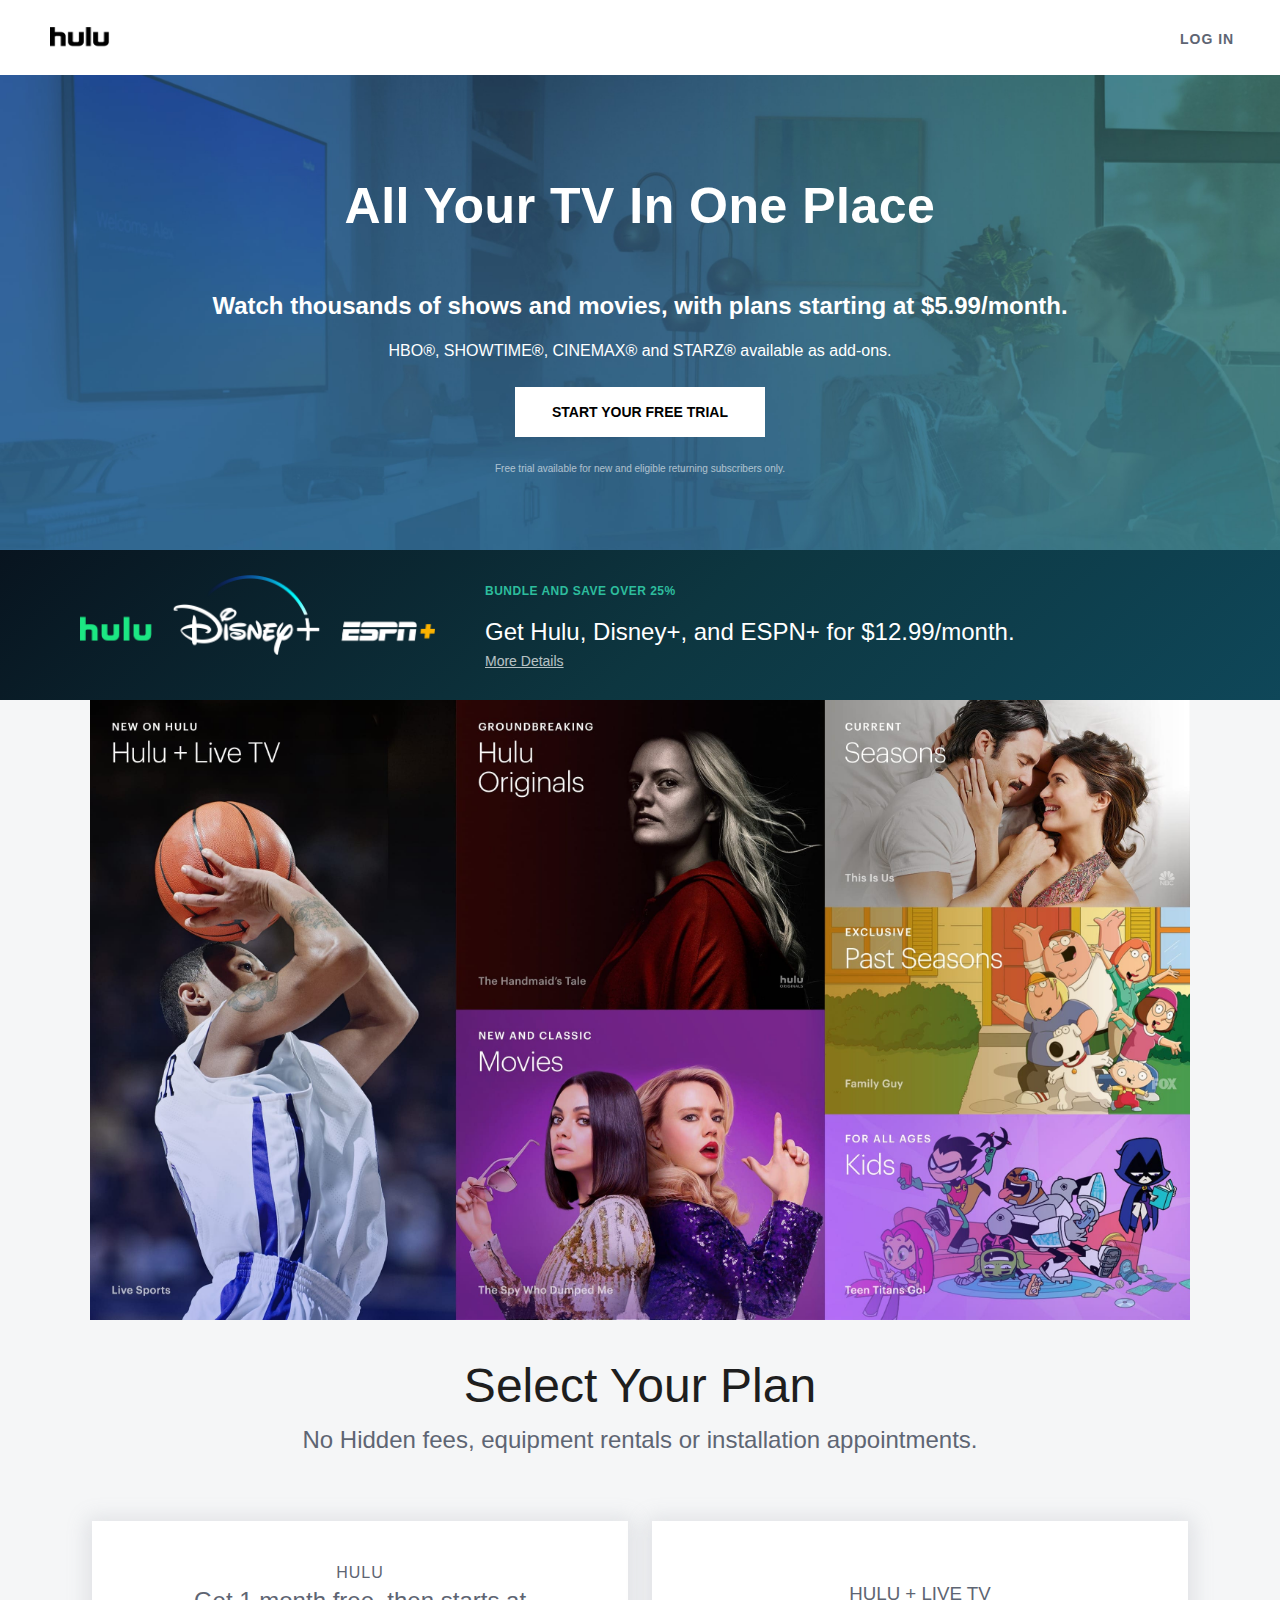
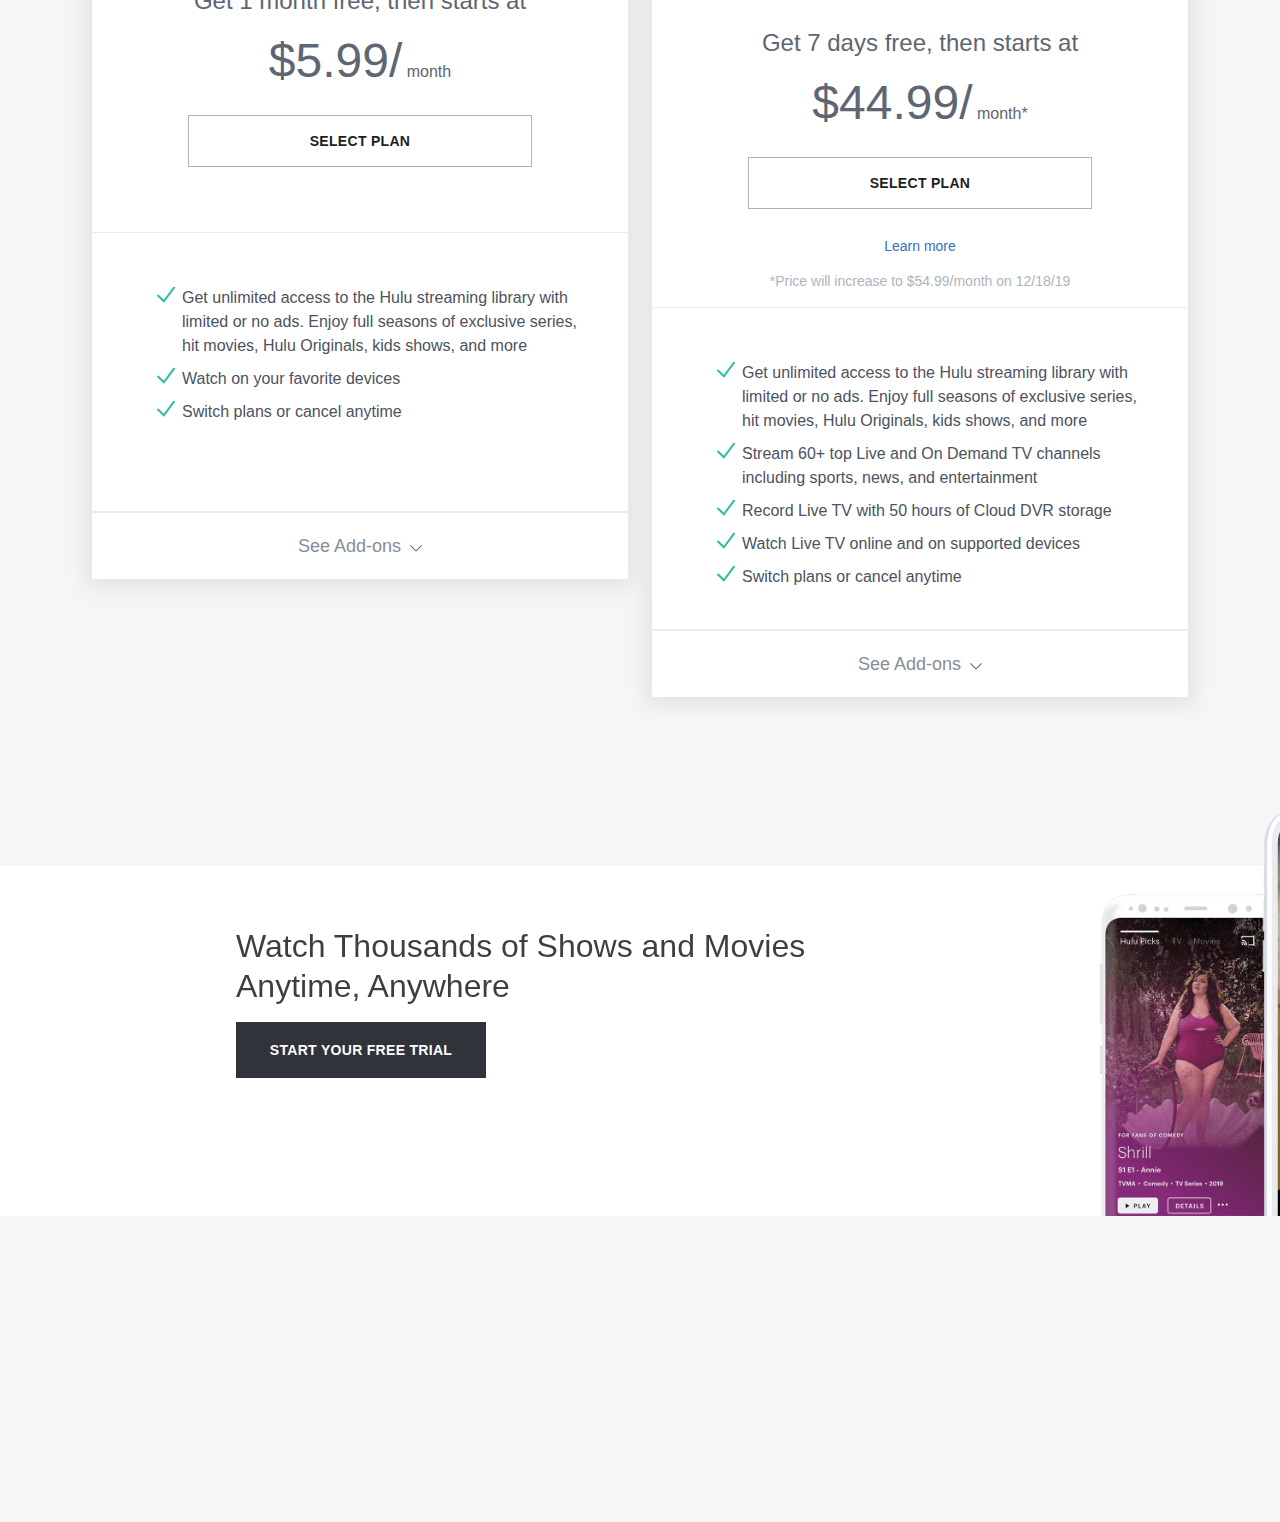
<file: index.html>
<!DOCTYPE html>
<html lang="en">
  <head>
    <meta charset="UTF-8" />
    <meta name="viewport" content="width=device-width, initial-scale=1.0" />
    <meta http-equiv="X-UA-Compatible" content="ie=edge" />
    <title>Hulu Welcome</title>
    <link rel="stylesheet" href="styles.css" />
  </head>
  <body>

    <!-- Navbar + image -->

    <div id="navbar-container">
      <img src="./assets/hulu-2 (1).png" id="hulu-navbar-logo" />
      <div id="login-button-container">
          <button id="login">
            <a href="#" target="_blank">LOG IN</a>
          </button>
        </div>
    </div>

    <div id="heading-text-section">
        <div id="initial-img">
            <h1 id="heading-subtext-1">All Your TV In One Place</h1>
            <h2>Watch thousands of shows and movies, with plans starting at $5.99/month.</h2>
            <p id="add-ons">HBO®, SHOWTIME®, CINEMAX® and STARZ® available as add-ons.</p>
            <div id="initial-button-wrapper">
              <button id="initial-button"><a href="#" target="_blank">START YOUR FREE TRIAL</a></button>
            </div>
            <p id="legal-text">Free trial available for new and eligible returning subscribers only.</p>
        </div>
    </div>

      <!-- Ribbon Section -->

      <div class="flex-container" id="ribbon">
        <div id="logo-container">
          <img
            id="logos"
            src="./assets/D+_Logo_0_1_2.png"
            height="80px"
            width="355px"
          />
        </div>

        <div id="ribbon-text-section">
          <p id="bundle">BUNDLE AND SAVE OVER 25%</p>
          <span id="ribbon-text"
            >Get Hulu, Disney+, and ESPN+ for $12.99/month.</span
          >
          <a id="more-details" href="#" target="#">More Details</a>
          <div id="buy-now-section">
            <div id="buy-now-button-container">
              <button id="buy-now-button">
                <a href="#" target="_blank" id="buy-now-anchor">BUY NOW</a>
              </button>
            </div>
            <a id="terms-apply" href="#" target="#">Terms Apply</a>
          </div>
        </div>
      </div>

      <!-- Large Image Section-->

      <div id="ribbon-flex">
        <img id="second-img" src="./assets/Welcome-ContentBlock-Desktop.jpg" />
      </div>

      <!-- Plan Selection area -->

      <div id="plan-container">
        <h2 id="#plan-container-htwo">Select Your Plan</h2>
        <p id="plan-paragraph">
          No Hidden fees, equipment rentals or installation appointments.
        </p>
      </div>

      <div id="plan-selection">
        <div class="plan-card" id="plan-card-1">
          <header class="card-header">
            <h3 id="hulu" class="card-txt">hulu</h3>
            <p id="card1-trial" class="card-txt">
              Get 1 month free, then starts at
            </p>
            <div id="plan-card-price-line">
              <div id="price1" class="card-txt">$5.99/</div>
              <p id="month" class="card-txt">month</p>
            </div>
            <div class="select-plan-button-wrapper">
              <button class="select-plan-button">
                <a href="#" target="_blank">SELECT PLAN</a>
              </button>
            </div>
            <hr />
          </header>
          <section class="plan-selection-body">
            <ul>
              <li class="plan-selection-body-list">
                Get unlimited access to the Hulu streaming library with limited
                or no ads. Enjoy full seasons of exclusive series, hit movies,
                Hulu Originals, kids shows, and more
              </li>
              <li class="plan-selection-body-list">
                Watch on your favorite devices
              </li>
              <li class="plan-selection-body-list">
                Switch plans or cancel anytime
              </li>
            </ul>
          </section>
          <div id="see-add-ons" class="card-txt">
            <a href="#" target="_blank">
              See Add-ons
              <img
                src="./assets/arrow-caret.svg"
                style="padding-left: 4px;"
                class="card-txt"
              />
            </a>
          </div>
        </div>

        <div class="plan-card" id="plan-card-2">
          <header class="card-header">
            <h3 id="Hulu" class="card-txt">HULU + LIVE TV</h3>
            <p id="card1-trial" class="card-txt">
              Get 7 days free, then starts at
            </p>
            <div id="plan-card-price-line">
              <div id="price1" class="card-txt">$44.99/</div>
              <p id="month" class="card-txt">month*</p>
            </div>
            <div class="select-plan-button-wrapper">
              <button class="select-plan-button">
                <a href="#" target="blank">SELECT PLAN</a>
              </button>
            </div>
            <div id="learn-more-section" class="card-txt">
              <a id="learn-more" href="#" target="blank">Learn more</a>
              <br />
              <p id="learn-more-txt">
                *Price will increase to $54.99/month on 12/18/19
              </p>
            </div>
            <hr />
          </header>
          <section class="plan-selection-body">
            <ul>
              <li class="plan-selection-body-list">
                Get unlimited access to the Hulu streaming library with limited
                or no ads. Enjoy full seasons of exclusive series, hit movies,
                Hulu Originals, kids shows, and more
              </li>
              <li class="plan-selection-body-list">
                Stream 60+ top Live and On Demand TV channels including sports,
                news, and entertainment
              </li>
              <li class="plan-selection-body-list">
                Record Live TV with 50 hours of Cloud DVR storage
              </li>
              <li class="plan-selection-body-list">
                Watch Live TV online and on supported devices
              </li>
              <li class="plan-selection-body-list">
                Switch plans or cancel anytime
              </li>
            </ul>
          </section>
          <div id="see-add-ons" class="card-txt">
            <a href="#" target="blank">
              See Add-ons
              <img
                src="./assets/arrow-caret.svg"
                style="padding-left: 4px;"
                class="card-txt"
              />
            </a>
          </div>
        </div>
      </div>

      <!-- Free Trial area and Phone Img-->

      <div id="free-trial">
        <div id="third-img"></div>
        <div id="free-trial-headline">
          <p id="watch-thousands">
            Watch Thousands of Shows and Movies Anytime, Anywhere
          </p>
          <div id="free-trial-button-container">
            <div id="free-trial-button-wrapper">
              <button id="free-trial-button">
                <a href="#" target="_blank">START YOUR FREE TRIAL</a>
              </button>
            </div>
          </div>
        </div>
      </div>
      <!--Footer Section-->

      <footer id="footer"></footer>
    </div>
  </body>
</html>
</file>
<file: styles.css>
/*--------- Default Settings --------------- */
body {
  margin: 0px;
  font-family: Helvetica, Arial, sans-serif;
  background-color: #f5f6f7;
  font-size: 1rem;
  font-weight: 400;
  line-height: 1.5;
  color: #292b2c;
  margin: 0px;
  height: 100%;
}

a {
  color: unset;
  text-decoration: unset;
  display: block;
}

button {
  padding: 0 0 0 0;
}

.nav-wrapper {
  display: flex;
  flex-flow: row wrap;
}

.flex-container {
  display: flex;
}

/* --------- Header Section, Navbar + image */

#navbar-container {
  display: flex;
  width: 100%;
  height: 75px;
  justify-content: space-between;
  z-index: 1;
  position: fixed;
  background-color: white;
}

#hulu-navbar-logo {
  width: 60px;
  height: 50px;
  position: relative;
  margin-left: 50px;
  margin-top: 12px;
}

#login {
  letter-spacing: 1px;
  padding: 23px 0 17px;
  margin: 4px 0px;
  display: block;
  text-transform: uppercase;
  cursor: pointer;
  font-size: 14px;
  font-weight: 600;
  background: none;
  border: none;
  color: #5e6573;
}

#login-button-container {
  display: flex;
  height: 55px;
  min-width: 100px;
  margin-top: 4px;
}

#initial-img {
  width: 100%;
  height: 550px;
  background-image: url("./assets/1600-lifestyle-background@2x_1.jpg");
  background-size: cover; /* or contain depending on what you want */
  background-position: center center;
  background-repeat: no-repeat;
  margin: auto;
  z-index: 0;
}

#heading-text-section {
  width: 100%;
  height: 550px;
  position: relative;
  display: flex;
  flex-direction: column;
  color: white;
  justify-content: center;
  line-height: 1.3;
  text-align: center;
}

#heading-subtext-1 {
  padding-top: 0px;
  font-size: 50px;
  height: 80px;
  line-height: 32px;
  font-weight: 0;
  letter-spacing: 0.5px;
  position: relative;
  font-family: sArial, Helvetica, sans-serif;
  margin-top: 190px;
  margin-bottom: 0px;
}

#heading-subtext-2 {
  position: relative;
  font-size: 24px;
}

#heading-subtext-3 {
  font-size: 16px;
  margin-top: 20px;
  position: relative;
}

#legal-text {
  font-size: 10px;
  opacity: 0.6;
}

#initial-button-wrapper {
  width: 250px;
  height: 50px;
  background-color: white;
  margin: auto;
  margin-top: 25px;
  margin-bottom: 25px;
  display: flex;
}

#initial-button {
  border: none;
  background: none;
  cursor: pointer;
  margin: auto;
  font-size: 14px;
  font-weight: 600;
}

#initial-button-wrapper:hover,
#initial-button-wrapper:focus {
  transition: all 0.2s ease-in-out;
  box-shadow: 0 2px 2px 2px rgba(134, 141, 155, 0.2);
  transform: translateY(-0.15em);
}

/* ---------- Ribbon Section ------------ */

#ribbon-flex {
  display: flex;
  justify-content: center;
  flex-flow: row wrap;
}

#ribbon {
  display: flex;
  height: 100px;
  width: 100%;
  background: linear-gradient(
    318.68deg,
    #0f495c 0%,
    #0d3640 49.72%,
    #08141f 100%
  );
  padding: 25px 40px;
}

#logo-container {
  display: flex;
  flex-wrap: wrap;
  max-height: 80px;
  min-width: 0px;
}

#logos {
  /* width: 355px;
  height: 80px;
  background-image: url("/assets/D+_Logo_0_1_2.png");
  background-size: cover;
  background-position: center center;
  background-repeat: no-repeat;
  padding: 0; */
  left: 40px;
  position: relative;
}

@media (max-width: 1024px) {
  #logos {
    max-width: 200px;
  }
}

#ribbon-text-section {
  display: flex;
  max-height: 98px;
  max-width: 750px;
  align-items: flex-start;
  justify-content: flex-start;
  padding: 0 8px 0 30px;
  margin-left: 60px;
  flex-flow: column wrap;
}

#bundle {
  height: 21px;
  color: #2dbd9d;
  font-size: 12px;
  font-weight: 600;
  letter-spacing: 0.5px;
  line-height: 13px;
  padding-bottom: 8px;
  margin: 10px 0 0 0;
}

#more-details {
  color: #ffffff;
  opacity: 0.7;
  font-size: 14px;
  line-height: 15px;
  text-decoration: underline;
  padding: 15px 0 0 0;
}

#buy-now-section {
  display: flex;
  position: relative;
  height: 115px;
  width: 570px;
  flex-flow: column wrap;
  justify-content: flex-end;
  align-items: flex-end;
}

#buy-now-button-container {
  position: relative;
  min-width: 114px;
  height: 58px;
  display: flex;
}

#buy-now-button {
  height: 58px;
  background: transparent;
  border: 2px solid #ffffff;
  color: #ffffff;
  display: flex;
  /* padding: 0px 20px; */
  min-width: 114px;
  font-size: 14px;
  font-weight: bolder;
  cursor: pointer;
}

#buy-now-button:hover,
#buy-now-button:focus {
  transition: all 0.2s ease-in-out;
  transform: translateY(-0.15em);
}

#buy-now-anchor {
  height: 100%;
  width: 100%;
  display: block;
}

#terms-apply {
  font-size: 10px;
  color: white;
  opacity: 0.7;
  height: 20px;
  align-self: flex-end;
  text-decoration: underline;
  padding: 2px 28px 0 0;
}

#ribbon-text {
  font-size: 24px;
  color: white;
  height: 25px;
  max-width: 550px;
}

/* --------- Large Image Section --------- */

#second-img {
  flex-shrink: 0;
  max-width: 86%;
  height: auto;
  /* background-size: cover; */
}

/*--------- Plan Selection Section */

#plan-container {
  padding-top: 40px;
  display: flex;
  width: 100%;
  height: 92px;
  justify-content: center;
  align-items: center;
  flex-flow: column wrap;
}

#plan-container h2 {
  height: 52px;
  width: 100%;
  margin: 0 0 16px;
  font-size: 48px;
  font-weight: 300;
  line-height: 52px;
  color: #1e1e1e;
  font-stretch: normal;
  text-align: center;
}

#plan-container p {
  text-align: center;
  height: 24px;
  width: 100%;
  margin: 0 auto;
  font-size: 1.5rem;
  font-weight: 400;
  font-stretch: normal;
  line-height: 24px;
  color: #5e6573;
}

#plan-selection {
  display: flex;
  height: 914px;
  width: 100%;
  align-content: center;
  justify-content: center;
  flex-flow: row wrap;
}

.plan-card {
  flex: 1 1 0;
  position: relative;
  margin: 12px;
  padding: 40px 0px 48px;
  max-width: 536px;
  background-color: white;
  box-shadow: 0 2px 20px 5px rgba(134, 141, 155, 0.2);
}

.plan-card:hover,
.plan-card:focus {
  transition: all 0.2s ease-in-out;
  box-shadow: 0 10px 10px 10px rgba(134, 141, 155, 0.2);
  transform: translateY(-1em);
  border-top: green 3px solid;
}

.plan-card:hover .select-plan-button {
  background-color: #232323;
  color: white;
  border: none;
  text-decoration: none;
  display: block;
  cursor: pointer;
}

.plan-card:focus .select-plan-button {
  background-color: #232323;
  color: white;
  border: none;
  text-decoration: none;
  display: block;
  cursor: pointer;
}

#plan-card-1 {
  max-height: 570px;
}

#plan-card-2 {
  max-height: 750px;
}

.card-header {
  text-align: center;
  justify-content: space-between;
}

#hulu {
  display: inline-block;
  font-size: 16px;
  font-weight: bolder;
  letter-spacing: 1px;
  color: #5e6573;
  margin: 0;
  font-weight: lighter;
  text-transform: uppercase;
}

.card-txt {
  color: #5e6573;
  font-weight: 300;
}

#card1-trial {
  margin: 0 0 8px;
  font-size: 24px;
  font-stretch: normal;
  line-height: 32px;
}

#plan-card-price-line {
  display: block;
}

#price1 {
  font-size: 48px;
  display: inline-block;
}

#month {
  font-size: 16px;
  display: inline-block;
  margin: 0 0 16px;
}

.select-plan-button-wrapper {
  text-align: center;
  margin: 15px auto 0;
  width: 100%;
  max-width: 344px;
  transform: translateY(0);
  transition: box-shadow 0.2s ease, transform 0.1s ease;
  margin-bottom: 65px;
}

.select-plan-button {
  font-size: 14px;
  letter-spacing: 0.3px;
  font-weight: bolder;
  font-family: Arial, Helvetica, sans-serif;
  box-shadow: 0 0 0 rgba(0, 0, 0, 0);
  transform: translateY(0);
  transition: box-shadow 0.2s ease, transform 0.1s ease;
  border: 1.5px solid #aeb4bf;
  color: #1e1e1e;
  background: transparent;
  width: 100%;
  padding: 17px 0px 17px 0px;
}

.select-plan-button:hover {
  background-color: #232323;
  color: white;
  box-shadow: 5px 5px 5px 5px rgba(0, 0, 0, 0);
  transform: translateY(-0.2em);
  transition: box-shadow 0.2s ease, transform 0.1s ease;
}

.plan-selection-body {
  max-height: 401px;
  display: flex;
  align-content: center;
  padding: 32px 50px;
  position: relative;
}

.plan-selection-body-list {
  list-style: url(./assets/icon_green_check.svg);
  padding: 12px 0px;
  color: #4c5260;
  margin-top: -15px;
}

#learn-more-section {
  display: flex;
  width: 100%;
  height: 70px;
  justify-content: center;
  margin-top: -45px;
  flex-flow: column wrap;
  text-align: center;
}

#learn-more {
  color: #3370bb;
  font-size: 14px;
  width: 100%;
  margin-bottom: -10px;
}

#learn-more-txt {
  width: 100%;
  margin: 0px;
  text-align: center;
  font-size: 14px;
  color: #aeb4bf;
}

hr {
  border: none;
  background-color: #ebedf2;
  color: #ebedf2;
  height: 1px;
}

#see-add-ons {
  font-size: 18px;
  font-weight: 400;
  font-stretch: normal;
  color: #868d9b;
  line-height: 18px;
  position: absolute;
  bottom: 0;
  height: 66px;
  width: 100%;
  margin: 0 auto 0;
  left: 0;
  right: 0;
  border-top: 2px solid #ebedf2;
  display: flex;
  align-items: center;
  justify-content: center;
}

/*--------- Free Trial Section --------- */

#free-trial {
  display: flex;
  height: 350px;
  width: 100%;
  position: relative;
  top: 100px;
  background-color: white;
  flex-flow: row wrap;
}

#free-trial-headline {
  display: flex;
  height: 200px;
  margin: 0 0 16px;
  width: 650px;
  position: relative;
  bottom: 100px;
  right: 300px;
  opacity: 0.95;
  flex-flow: row wrap;
  top: 60px;
}

#watch-thousands {
  max-width: 640px;
  opacity: 0.9;
  font-size: 32px;
  line-height: 40px;
  margin-top: 0;
  color: #1e1e1e;
}

#free-trial-button-container {
  width: 250px;
  height: 70px;
  justify-content: flex-start;
  flex-flow: wrap row;
  bottom: 0px;
  position: relative;
  bottom: 40px;
}

#free-trial-button-wrapper {
  display: flex;
  text-align: center;
  margin: 15px auto 0;
  width: 100%;
  max-width: 344px;
  transition: box-shadow 0.2s ease, transform 0.1s ease;
}

#free-trial-button {
  position: relative;
  margin-right: 0px;
  text-transform: uppercase;
  white-space: nowrap;
  cursor: pointer;
  font-size: 14px;
  letter-spacing: 0.3px;
  border: none;
  text-decoration: none;
  font-weight: bolder;
  font-family: Arial, Helvetica, sans-serif;
  box-shadow: 0 0 0 rgba(0, 0, 0, 0);
  transition: box-shadow 0.2s ease, transform 0.1s ease;
  color: #fcfcfc;
  background: #262930;
  width: 100%;
  padding: 20px 0px 20px 0px;
  display: block;
}

#free-trial-button:hover,
#free-trial-button:focus {
  transition: all 0.2s ease-in-out;
  box-shadow: 0 10px 10px 10px rgba(134, 141, 155, 0.2);
  transform: translateY(-0.15em);
}

#third-img {
  width: 536px;
  margin: 0px;
  bottom: 72px;
  height: 422px;
  background-image: url("./assets/phonePic.png");
  z-index: 1;
  background-size: contain;
  background-repeat: no-repeat;
  position: relative;
  left: 1100px;
}

/* section {
    position: relative;
    background-color: turquoise;
    height: 100px;
    width: 100px;
} */

/*--------- Footer Section ---------- */

#footer {
  height: 406.36px;
  width: 100%;
}
</file>
